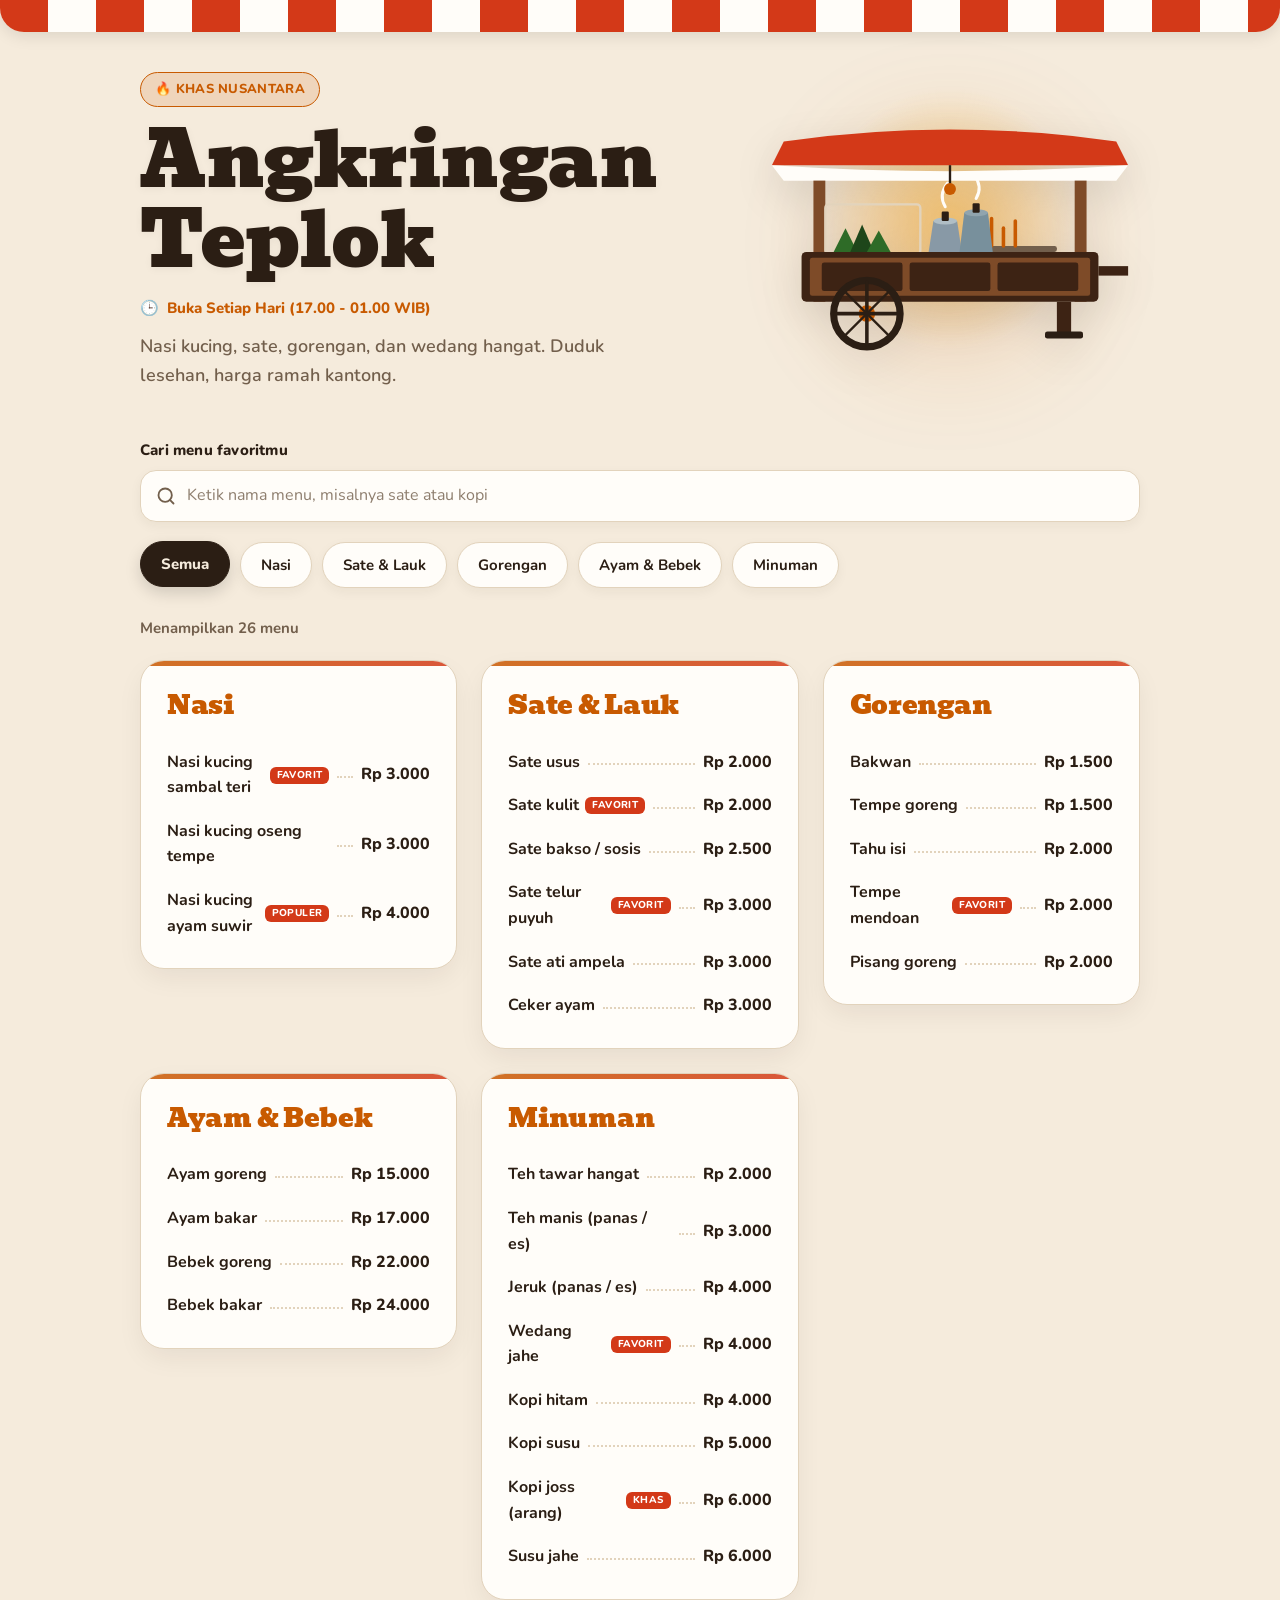
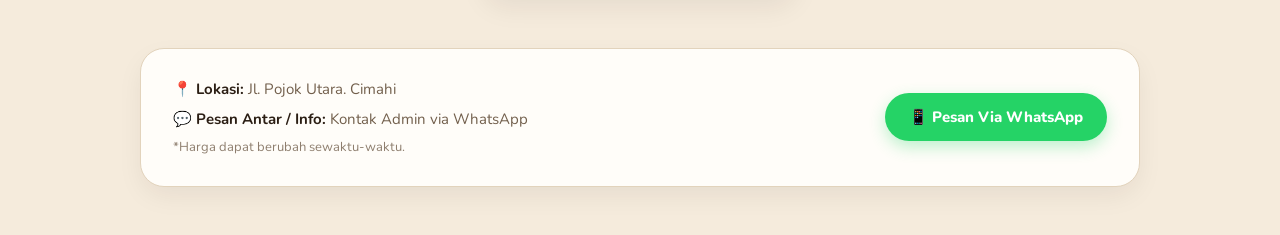
<file: irfan.html>
<!DOCTYPE html>
<html lang="id">

<head>
    <meta charset="UTF-8">
    <meta name="viewport" content="width=device-width, initial-scale=1, viewport-fit=cover">
    <title>Angkringan Teplok - Daftar Harga Menu</title>
    <link rel="preconnect" href="https://fonts.googleapis.com">
    <link rel="preconnect" href="https://fonts.gstatic.com" crossorigin>
    <link href="https://fonts.googleapis.com/css2?family=Bevan&family=Nunito:wght@400;600;700;800;900&display=swap"
        rel="stylesheet">
    <style>
        :root {
            color-scheme: light;
            box-sizing: border-box;
            padding-top: env(safe-area-inset-top, 0px);
            padding-bottom: env(safe-area-inset-bottom, 0px);
            --bg: #F5EBDC;
            --panel: #FFFDF9;
            --text: #2B1E14;
            --muted: #725F4C;
            --accent: #C85A00;
            --accent-glow: rgba(200, 90, 0, 0.15);
            --chili: #D33918;
            --line: #E2D3BC;
            --chip-bg: #2B1E14;
            --chip-text: #F5EBDC;
            --shadow-sm: 0 4px 12px rgba(43, 30, 20, 0.05);
            --shadow-md: 0 10px 28px -4px rgba(43, 30, 20, 0.08);
            --shadow-lg: 0 16px 36px -6px rgba(43, 30, 20, 0.12);
            --display: 'Bevan', Georgia, serif;
            --body: 'Nunito', system-ui, sans-serif;
        }

        @media (prefers-color-scheme: dark) {
            :root:not([data-theme="light"]) {
                color-scheme: dark;
                --bg: #0F172A;
                --panel: #1E293B;
                --text: #F8FAFC;
                --muted: #94A3B8;
                --accent: #F59E0B;
                --accent-glow: rgba(245, 158, 11, 0.2);
                --chili: #EF4444;
                --line: #334155;
                --chip-bg: #F59E0B;
                --chip-text: #0F172A;
                --shadow-sm: 0 4px 12px rgba(0, 0, 0, 0.3);
                --shadow-md: 0 10px 28px -4px rgba(0, 0, 0, 0.4);
                --shadow-lg: 0 16px 36px -6px rgba(0, 0, 0, 0.5);
            }
        }

        :root[data-theme="dark"] {
            color-scheme: dark;
            --bg: #0F172A;
            --panel: #1E293B;
            --text: #F8FAFC;
            --muted: #94A3B8;
            --accent: #F59E0B;
            --accent-glow: rgba(245, 158, 11, 0.2);
            --chili: #EF4444;
            --line: #334155;
            --chip-bg: #F59E0B;
            --chip-text: #0F172A;
            --shadow-sm: 0 4px 12px rgba(0, 0, 0, 0.3);
            --shadow-md: 0 10px 28px -4px rgba(0, 0, 0, 0.4);
            --shadow-lg: 0 16px 36px -6px rgba(0, 0, 0, 0.5);
        }

        html {
            scroll-padding-top: env(safe-area-inset-top, 0px);
            scroll-behavior: smooth;
        }

        *,
        *::before,
        *::after {
            box-sizing: border-box;
        }

        body {
            margin: 0;
            background: var(--bg);
            color: var(--text);
            font-family: var(--body);
            line-height: 1.6;
            -webkit-font-smoothing: antialiased;
        }

        h1, h2, p {
            margin: 0;
        }

        :focus-visible {
            outline: 3px solid var(--accent);
            outline-offset: 3px;
        }

        .wrap {
            max-width: 1040px;
            margin: 0 auto;
            padding: 0 20px;
        }

        /* Terpal gerobak top banner */
        .terpal {
            height: 32px;
            background: repeating-linear-gradient(90deg, var(--chili) 0 48px, var(--panel) 48px 96px);
            border-radius: 0 0 24px 24px;
            box-shadow: 0 4px 16px rgba(0,0,0,0.1);
        }

        /* Hero */
        .hero {
            display: flex;
            flex-wrap: wrap;
            align-items: center;
            gap: 28px 48px;
            padding-top: 40px;
            padding-bottom: 48px;
        }

        .hero-text {
            flex: 1 1 360px;
        }

        .badge-tag {
            display: inline-flex;
            align-items: center;
            gap: 6px;
            padding: 6px 14px;
            background: var(--accent-glow);
            color: var(--accent);
            border: 1px solid var(--accent);
            border-radius: 99px;
            font-size: 13px;
            font-weight: 800;
            margin-bottom: 14px;
            letter-spacing: 0.3px;
            text-transform: uppercase;
        }

        .jam {
            margin-bottom: 12px;
            font-weight: 800;
            color: var(--accent);
            display: flex;
            align-items: center;
            gap: 8px;
            font-size: 15px;
        }

        h1 {
            margin-bottom: 16px;
            font-family: var(--display);
            font-weight: 400;
            font-size: clamp(42px, 8.5vw, 76px);
            line-height: 1.05;
            letter-spacing: -0.5px;
            text-shadow: 0 2px 8px rgba(0, 0, 0, 0.05);
        }

        .slogan {
            max-width: 480px;
            font-size: 18px;
            color: var(--muted);
            font-weight: 600;
        }

        .hero-art {
            flex: 1 1 300px;
            max-width: 380px;
            display: flex;
            justify-content: center;
            margin: 0 auto;
            position: relative;
        }

        /* Ambient Glow behind SVG */
        .hero-art::before {
            content: '';
            position: absolute;
            width: 200px;
            height: 200px;
            background: var(--accent);
            opacity: 0.22;
            filter: blur(60px);
            border-radius: 50%;
            top: 20%;
            z-index: 0;
        }

        .gerobak-svg {
            width: 100%;
            height: auto;
            position: relative;
            z-index: 1;
            filter: drop-shadow(0 12px 20px rgba(0,0,0,0.12));
        }

        .gerobak-svg .atap-merah { fill: var(--chili); }
        .gerobak-svg .atap-kuning { fill: var(--accent); }
        .gerobak-svg .kayu-gelap { fill: #3D2314; }
        .gerobak-svg .kayu-terang { fill: #7E4B28; }
        .gerobak-svg .rangka { fill: var(--text); }
        .gerobak-svg .daun-pisang { fill: #2E6B27; }

        @media (prefers-reduced-motion: no-preference) {
            .gerobak-svg .uap {
                animation: uap-berhembus 2.6s ease-in-out infinite;
            }

            @keyframes uap-berhembus {
                0% { opacity: 0.2; transform: translateY(0) scaleX(1); }
                50% { opacity: 0.8; transform: translateY(-5px) scaleX(1.15); }
                100% { opacity: 0.2; transform: translateY(-10px) scaleX(1); }
            }
        }

        /* Kontrol */
        .kontrol {
            display: flex;
            flex-wrap: wrap;
            align-items: flex-end;
            gap: 20px 24px;
            padding-bottom: 28px;
        }

        .cari {
            flex: 1 1 280px;
            position: relative;
        }

        .cari label {
            display: block;
            margin-bottom: 8px;
            font-weight: 800;
            font-size: 15px;
            letter-spacing: 0.2px;
        }

        .input-wrapper {
            position: relative;
            display: flex;
            align-items: center;
        }

        .cari input {
            width: 100%;
            min-height: 52px;
            padding: 0 16px 0 46px;
            border: 1.5px solid var(--line);
            border-radius: 16px;
            background: var(--panel);
            color: var(--text);
            font: inherit;
            font-size: 16px;
            box-shadow: var(--shadow-sm);
            transition: border-color 0.2s, box-shadow 0.2s, transform 0.2s;
        }

        .cari input:focus {
            border-color: var(--accent);
            box-shadow: 0 0 0 4px var(--accent-glow), var(--shadow-md);
        }

        .cari-icon {
            position: absolute;
            left: 16px;
            width: 20px;
            height: 20px;
            stroke: var(--muted);
            fill: none;
            stroke-width: 2.2;
            stroke-linecap: round;
            stroke-linejoin: round;
            pointer-events: none;
        }

        .cari input::placeholder {
            color: var(--muted);
            opacity: 0.8;
        }

        .tombol {
            display: flex;
            flex-wrap: wrap;
            gap: 10px;
        }

        .tombol button {
            min-height: 46px;
            padding: 0 20px;
            border: 1.5px solid var(--line);
            border-radius: 999px;
            background: var(--panel);
            color: var(--text);
            font: inherit;
            font-weight: 700;
            font-size: 15px;
            cursor: pointer;
            box-shadow: var(--shadow-sm);
            transition: all 0.2s cubic-bezier(0.16, 1, 0.3, 1);
        }

        .tombol button:hover {
            border-color: var(--accent);
            transform: translateY(-2px);
            box-shadow: var(--shadow-md);
        }

        .tombol button[aria-pressed="true"] {
            background: var(--chip-bg);
            border-color: var(--chip-bg);
            color: var(--chip-text);
            font-weight: 800;
            box-shadow: 0 6px 16px rgba(0,0,0,0.15);
            transform: translateY(-1px);
        }

        .status {
            padding-bottom: 20px;
            font-size: 15px;
            font-weight: 700;
            color: var(--muted);
        }

        /* Kartu menu */
        .grid {
            display: grid;
            grid-template-columns: repeat(auto-fit, minmax(310px, 1fr));
            gap: 24px;
            align-items: start;
        }

        .kartu {
            padding: 24px 26px 20px;
            border: 1.5px solid var(--line);
            border-radius: 24px;
            background: var(--panel);
            box-shadow: var(--shadow-md);
            position: relative;
            overflow: hidden;
            transition: transform 0.25s cubic-bezier(0.16, 1, 0.3, 1), box-shadow 0.25s, border-color 0.25s;
        }

        .kartu::before {
            content: '';
            position: absolute;
            top: 0;
            left: 0;
            right: 0;
            height: 5px;
            background: linear-gradient(90deg, var(--accent), var(--chili));
            opacity: 0.85;
        }

        .kartu:hover {
            transform: translateY(-4px);
            box-shadow: var(--shadow-lg);
            border-color: var(--accent);
        }

        .kartu h2 {
            margin-bottom: 14px;
            font-family: var(--display);
            font-weight: 400;
            font-size: 26px;
            color: var(--accent);
            letter-spacing: -0.3px;
            display: flex;
            align-items: center;
            justify-content: space-between;
        }

        .kartu ul {
            margin: 0;
            padding: 0;
            list-style: none;
        }

        .kartu li {
            display: flex;
            align-items: center;
            gap: 8px;
            padding: 9px 8px;
            margin: 0 -8px;
            border-radius: 10px;
            transition: background 0.15s ease;
        }

        .kartu li:hover {
            background: var(--accent-glow);
        }

        .nama-wrapper {
            display: inline-flex;
            align-items: center;
            gap: 6px;
        }

        .nama-text {
            font-weight: 700;
        }

        .badge-populer {
            font-size: 10px;
            font-weight: 800;
            padding: 2px 7px;
            background: var(--chili);
            color: #FFF;
            border-radius: 6px;
            text-transform: uppercase;
            letter-spacing: 0.4px;
            line-height: 1.3;
        }

        .titik {
            flex: 1;
            min-width: 16px;
            border-bottom: 2px dotted var(--line);
            position: relative;
            top: 2px;
        }

        .harga {
            font-weight: 800;
            white-space: nowrap;
            color: var(--text);
            font-size: 16px;
        }

        .kosong {
            padding: 60px 0;
            text-align: center;
            color: var(--muted);
            font-size: 18px;
            font-weight: 700;
        }

        /* Kaki / Footer */
        .kaki-card {
            margin-top: 48px;
            margin-bottom: 48px;
            padding: 28px 32px;
            background: var(--panel);
            border: 1.5px solid var(--line);
            border-radius: 24px;
            box-shadow: var(--shadow-md);
            display: flex;
            flex-wrap: wrap;
            align-items: center;
            justify-content: space-between;
            gap: 20px;
        }

        .kaki-info {
            display: flex;
            flex-direction: column;
            gap: 6px;
            color: var(--muted);
            font-size: 15px;
        }

        .kaki-info strong {
            color: var(--text);
        }

        .btn-wa {
            display: inline-flex;
            align-items: center;
            gap: 10px;
            padding: 12px 24px;
            background: #25D366;
            color: #FFF;
            font-weight: 800;
            font-size: 15px;
            border-radius: 99px;
            text-decoration: none;
            box-shadow: 0 6px 16px rgba(37, 211, 102, 0.3);
            transition: transform 0.2s, box-shadow 0.2s;
        }

        .btn-wa:hover {
            transform: translateY(-2px);
            box-shadow: 0 10px 24px rgba(37, 211, 102, 0.4);
        }
    </style>
</head>

<body>

    <div class="terpal" aria-hidden="true"></div>

    <header class="wrap hero">
        <div class="hero-text">
            <div class="badge-tag">🔥 Khas Nusantara</div>
            <h1>Angkringan Teplok</h1>
            <p class="jam">
                <span>🕒</span> Buka Setiap Hari (17.00 - 01.00 WIB)
            </p>
            <p class="slogan">Nasi kucing, sate, gorengan, dan wedang hangat. Duduk lesehan, harga ramah kantong.</p>
        </div>
        <div class="hero-art">
            <svg class="gerobak-svg" viewBox="0 0 320 240" role="img" aria-label="Ilustrasi Gerobak Angkringan Tradisional">
                <defs>
                    <radialGradient id="cahaya-gerobak" cx="50%" cy="50%" r="50%">
                        <stop offset="0%" stop-color="#FFB938" stop-opacity="0.5" />
                        <stop offset="100%" stop-color="#FFB938" stop-opacity="0" />
                    </radialGradient>
                </defs>
                <circle cx="160" cy="110" r="110" fill="url(#cahaya-gerobak)" />

                <!-- Atap Terpal -->
                <path d="M 20 45 Q 160 25 300 45 L 310 65 L 10 65 Z" class="atap-merah" />
                <path d="M 10 65 Q 160 75 310 65 L 300 78 L 20 78 Z" fill="var(--panel)" />

                <!-- Tiang Penyangga -->
                <rect x="45" y="78" width="10" height="102" class="kayu-terang" />
                <rect x="265" y="78" width="10" height="102" class="kayu-terang" />

                <!-- Etalase Kaca & Makanan -->
                <rect x="55" y="98" width="80" height="42" fill="none" stroke="var(--line)" stroke-width="2" rx="3" />
                <polygon points="62,138 72,118 82,138" class="daun-pisang" />
                <polygon points="76,138 86,115 96,138" fill="#1E461A" />
                <polygon points="90,138 100,120 110,138" class="daun-pisang" />

                <!-- Sate-satean -->
                <rect x="180" y="133" width="70" height="5" fill="var(--muted)" rx="2" />
                <line x1="185" y1="133" x2="185" y2="115" stroke="var(--accent)" stroke-width="3" stroke-linecap="round" />
                <line x1="195" y1="133" x2="195" y2="110" stroke="var(--accent)" stroke-width="3" stroke-linecap="round" />
                <line x1="205" y1="133" x2="205" y2="118" stroke="var(--accent)" stroke-width="3" stroke-linecap="round" />
                <line x1="215" y1="133" x2="215" y2="112" stroke="var(--accent)" stroke-width="3" stroke-linecap="round" />

                <!-- Ceret Wedang -->
                <path d="M 142 138 L 146 112 L 166 112 L 170 138 Z" fill="#8899A6" />
                <ellipse cx="156" cy="112" rx="10" ry="3" fill="#B0BEC5" />
                <rect x="153" y="104" width="6" height="8" rx="1" class="rangka" />
                
                <path d="M 168 138 L 172 105 L 192 105 L 196 138 Z" fill="#78909C" />
                <ellipse cx="182" cy="105" rx="10" ry="3" fill="#90A4AE" />
                <rect x="179" y="97" width="6" height="8" rx="1" class="rangka" />

                <!-- Uap Ceret Wedang -->
                <path class="uap" d="M 156 100 Q 150 90 158 80" fill="none" stroke="var(--panel)" stroke-width="2.5" stroke-linecap="round" />
                <path class="uap" d="M 182 93 Q 188 83 180 73" fill="none" stroke="var(--panel)" stroke-width="2.5" stroke-linecap="round" />

                <!-- Lampu Teplok -->
                <line x1="160" y1="65" x2="160" y2="82" stroke="var(--text)" stroke-width="2" />
                <circle cx="160" cy="85" r="5" fill="var(--accent)" />

                <!-- Badan Kayu Gerobak -->
                <rect x="35" y="138" width="250" height="42" rx="4" class="kayu-gelap" />
                <rect x="42" y="143" width="236" height="32" rx="2" class="kayu-terang" />
                <rect x="52" y="147" width="68" height="24" rx="2" class="kayu-gelap" />
                <rect x="126" y="147" width="68" height="24" rx="2" class="kayu-gelap" />
                <rect x="200" y="147" width="68" height="24" rx="2" class="kayu-gelap" />

                <!-- Roda Gerobak -->
                <circle cx="90" cy="190" r="28" fill="none" stroke="var(--text)" stroke-width="6" />
                <circle cx="90" cy="190" r="7" class="atap-kuning" />
                <line x1="90" y1="162" x2="90" y2="218" stroke="var(--text)" stroke-width="3" />
                <line x1="62" y1="190" x2="118" y2="190" stroke="var(--text)" stroke-width="3" />
                <line x1="70" y1="170" x2="110" y2="210" stroke="var(--text)" stroke-width="2" />
                <line x1="70" y1="210" x2="110" y2="170" stroke="var(--text)" stroke-width="2" />

                <!-- Kaki Gerobak -->
                <rect x="250" y="180" width="12" height="28" class="kayu-gelap" />
                <rect x="240" y="205" width="32" height="6" rx="2" class="rangka" />
                <path d="M 285 150 L 310 150 L 310 158 L 285 158 Z" class="kayu-gelap" />
            </svg>
        </div>
    </header>

    <main class="wrap">
        <div class="kontrol">
            <div class="cari">
                <label for="cari">Cari menu favoritmu</label>
                <div class="input-wrapper">
                    <svg class="cari-icon" viewBox="0 0 24 24"><circle cx="11" cy="11" r="8"></circle><line x1="21" y1="21" x2="16.65" y2="16.65"></line></svg>
                    <input id="cari" type="search" placeholder="Ketik nama menu, misalnya sate atau kopi" autocomplete="off">
                </div>
            </div>
            <div id="tombol" class="tombol" role="group" aria-label="Pilih kategori"></div>
        </div>

        <p id="status" class="status" aria-live="polite"></p>
        <div id="daftar" class="grid"></div>
        <p id="kosong" class="kosong" hidden>Menu tidak ditemukan. Coba kata kunci lain.</p>
    </main>

    <footer class="wrap">
        <div class="kaki-card">
            <div class="kaki-info">
                <p>📍 <strong>Lokasi:</strong> Jl. Pojok Utara. Cimahi</p>
                <p>💬 <strong>Pesan Antar / Info:</strong> Kontak Admin via WhatsApp</p>
                <p style="font-size: 13px; opacity: 0.8;">*Harga dapat berubah sewaktu-waktu.</p>
            </div>
            <a href="https://wa.me/6283103747931" target="_blank" class="btn-wa">
                <span>📱 Pesan Via WhatsApp</span>
            </a>
        </div>
    </footer>

    <script>
        var KATEGORI = ['Nasi', 'Sate & Lauk', 'Gorengan', 'Ayam & Bebek', 'Minuman'];

        var MENU = [
            { kategori: 'Nasi', nama: 'Nasi kucing sambal teri', harga: 3000, tag: 'Favorit' },
            { kategori: 'Nasi', nama: 'Nasi kucing oseng tempe', harga: 3000 },
            { kategori: 'Nasi', nama: 'Nasi kucing ayam suwir', harga: 4000, tag: 'Populer' },

            { kategori: 'Sate & Lauk', nama: 'Sate usus', harga: 2000 },
            { kategori: 'Sate & Lauk', nama: 'Sate kulit', harga: 2000, tag: 'Favorit' },
            { kategori: 'Sate & Lauk', nama: 'Sate bakso / sosis', harga: 2500 },
            { kategori: 'Sate & Lauk', nama: 'Sate telur puyuh', harga: 3000, tag: 'Favorit' },
            { kategori: 'Sate & Lauk', nama: 'Sate ati ampela', harga: 3000 },
            { kategori: 'Sate & Lauk', nama: 'Ceker ayam', harga: 3000 },

            { kategori: 'Gorengan', nama: 'Bakwan', harga: 1500 },
            { kategori: 'Gorengan', nama: 'Tempe goreng', harga: 1500 },
            { kategori: 'Gorengan', nama: 'Tahu isi', harga: 2000 },
            { kategori: 'Gorengan', nama: 'Tempe mendoan', harga: 2000, tag: 'Favorit' },
            { kategori: 'Gorengan', nama: 'Pisang goreng', harga: 2000 },

            { kategori: 'Ayam & Bebek', nama: 'Ayam goreng', harga: 15000 },
            { kategori: 'Ayam & Bebek', nama: 'Ayam bakar', harga: 17000 },
            { kategori: 'Ayam & Bebek', nama: 'Bebek goreng', harga: 22000 },
            { kategori: 'Ayam & Bebek', nama: 'Bebek bakar', harga: 24000 },

            { kategori: 'Minuman', nama: 'Teh tawar hangat', harga: 2000 },
            { kategori: 'Minuman', nama: 'Teh manis (panas / es)', harga: 3000 },
            { kategori: 'Minuman', nama: 'Jeruk (panas / es)', harga: 4000 },
            { kategori: 'Minuman', nama: 'Wedang jahe', harga: 4000, tag: 'Favorit' },
            { kategori: 'Minuman', nama: 'Kopi hitam', harga: 4000 },
            { kategori: 'Minuman', nama: 'Kopi susu', harga: 5000 },
            { kategori: 'Minuman', nama: 'Kopi joss (arang)', harga: 6000, tag: 'Khas' },
            { kategori: 'Minuman', nama: 'Susu jahe', harga: 6000 }
        ];

        var kategoriAktif = 'Semua';
        var kataKunci = '';

        var elDaftar = document.getElementById('daftar');
        var elTombol = document.getElementById('tombol');
        var elStatus = document.getElementById('status');
        var elKosong = document.getElementById('kosong');
        var elCari = document.getElementById('cari');

        function rupiah(angka) {
            return 'Rp ' + angka.toLocaleString('id-ID');
        }

        function buatTombol() {
            ['Semua'].concat(KATEGORI).forEach(function (nama) {
                var tombol = document.createElement('button');
                tombol.type = 'button';
                tombol.textContent = nama;
                tombol.setAttribute('aria-pressed', nama === kategoriAktif ? 'true' : 'false');
                tombol.addEventListener('click', function () {
                    kategoriAktif = nama;
                    elTombol.querySelectorAll('button').forEach(function (b) {
                        b.setAttribute('aria-pressed', b === tombol ? 'true' : 'false');
                    });
                    tampilkan();
                });
                elTombol.appendChild(tombol);
            });
        }

        function tampilkan() {
            elDaftar.textContent = '';
            var jumlah = 0;

            KATEGORI.forEach(function (kategori) {
                if (kategoriAktif !== 'Semua' && kategoriAktif !== kategori) return;

                var item = MENU.filter(function (m) {
                    return m.kategori === kategori && m.nama.toLowerCase().indexOf(kataKunci) !== -1;
                });
                if (item.length === 0) return;
                jumlah += item.length;

                var kartu = document.createElement('section');
                kartu.className = 'kartu';

                var judul = document.createElement('h2');
                judul.textContent = kategori;
                kartu.appendChild(judul);

                var daftar = document.createElement('ul');
                item.forEach(function (m) {
                    var li = document.createElement('li');
                    
                    var namaWrap = document.createElement('span');
                    namaWrap.className = 'nama-wrapper';

                    var nama = document.createElement('span');
                    nama.className = 'nama-text';
                    nama.textContent = m.nama;
                    namaWrap.appendChild(nama);

                    if (m.tag) {
                        var badge = document.createElement('span');
                        badge.className = 'badge-populer';
                        badge.textContent = m.tag;
                        namaWrap.appendChild(badge);
                    }

                    var titik = document.createElement('span');
                    titik.className = 'titik';
                    titik.setAttribute('aria-hidden', 'true');

                    var harga = document.createElement('span');
                    harga.className = 'harga';
                    harga.textContent = rupiah(m.harga);

                    li.appendChild(namaWrap);
                    li.appendChild(titik);
                    li.appendChild(harga);
                    daftar.appendChild(li);
                });
                kartu.appendChild(daftar);
                elDaftar.appendChild(kartu);
            });

            elKosong.hidden = jumlah !== 0;
            elStatus.textContent = jumlah === 0 ? '' : 'Menampilkan ' + jumlah + ' menu';
        }

        elCari.addEventListener('input', function () {
            kataKunci = elCari.value.trim().toLowerCase();
            tampilkan();
        });

        buatTombol();
        tampilkan();
    </script>
</body>

</html>
</file>
